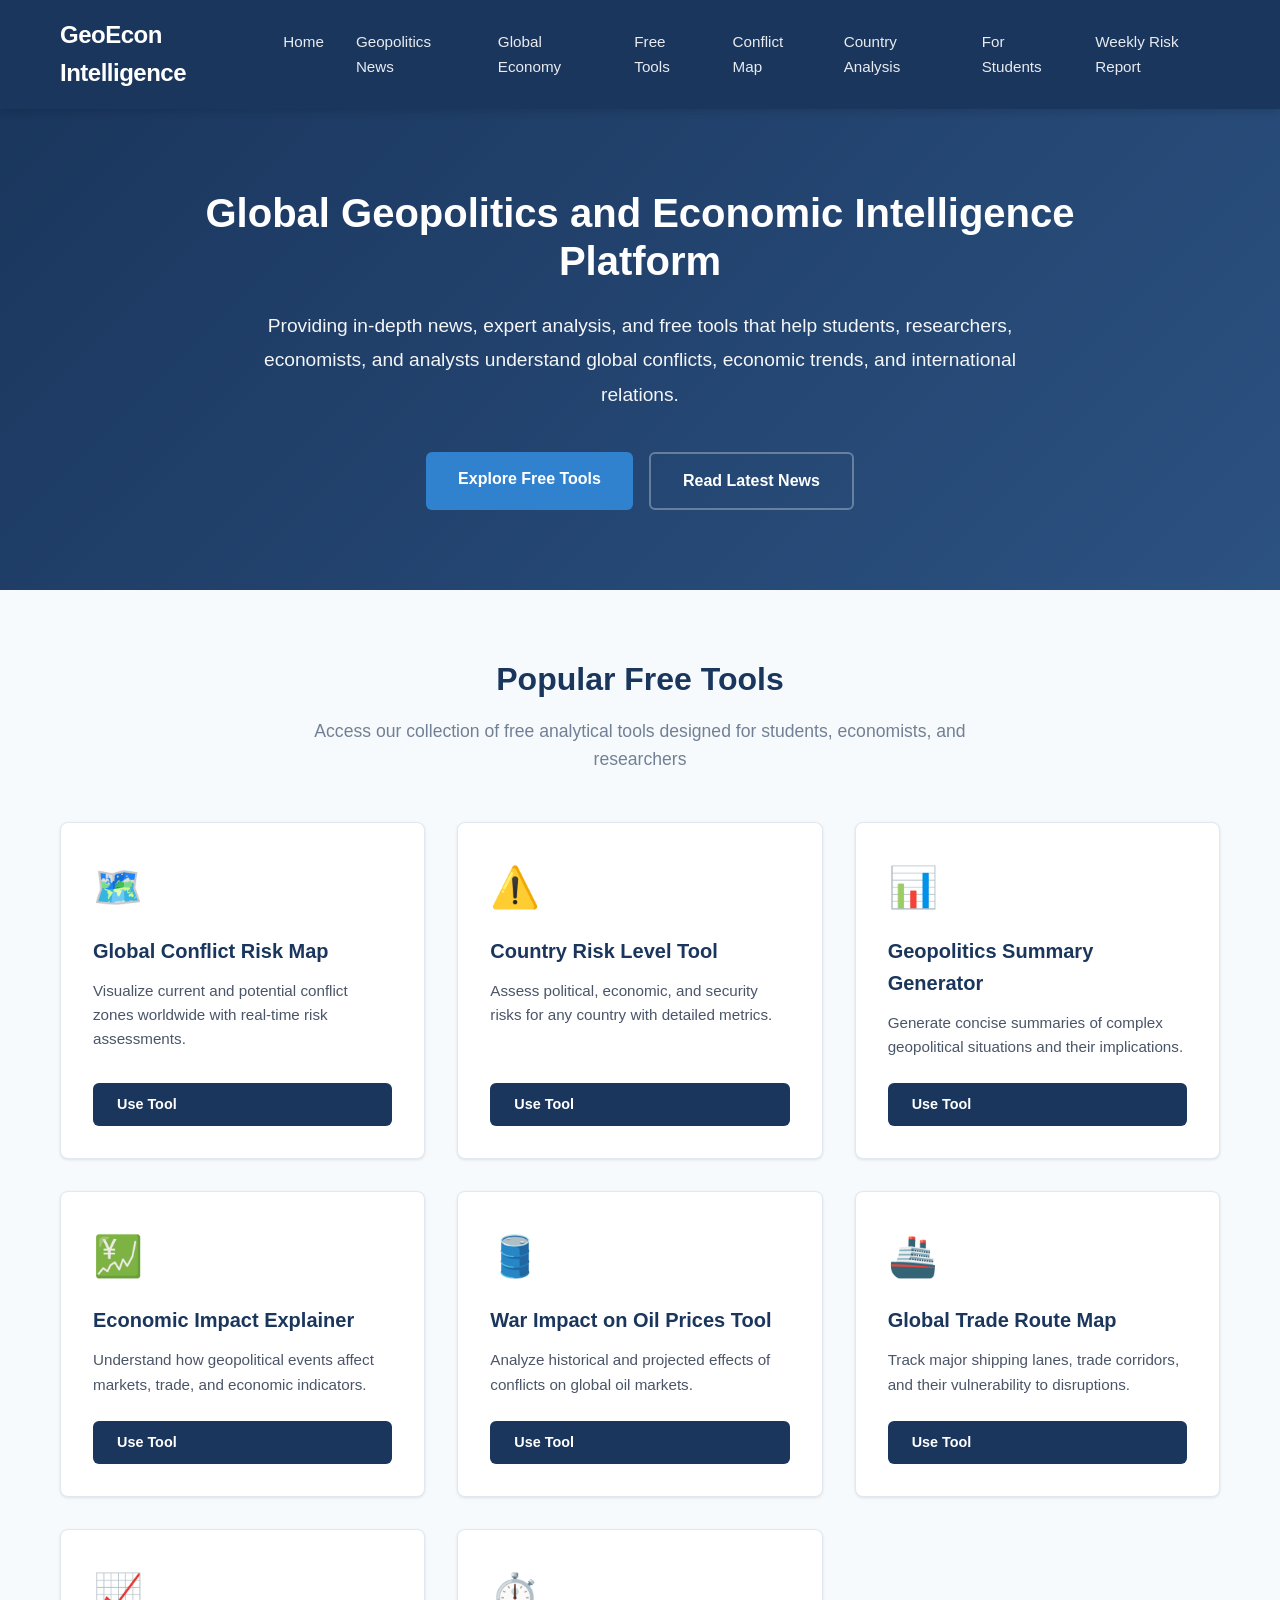
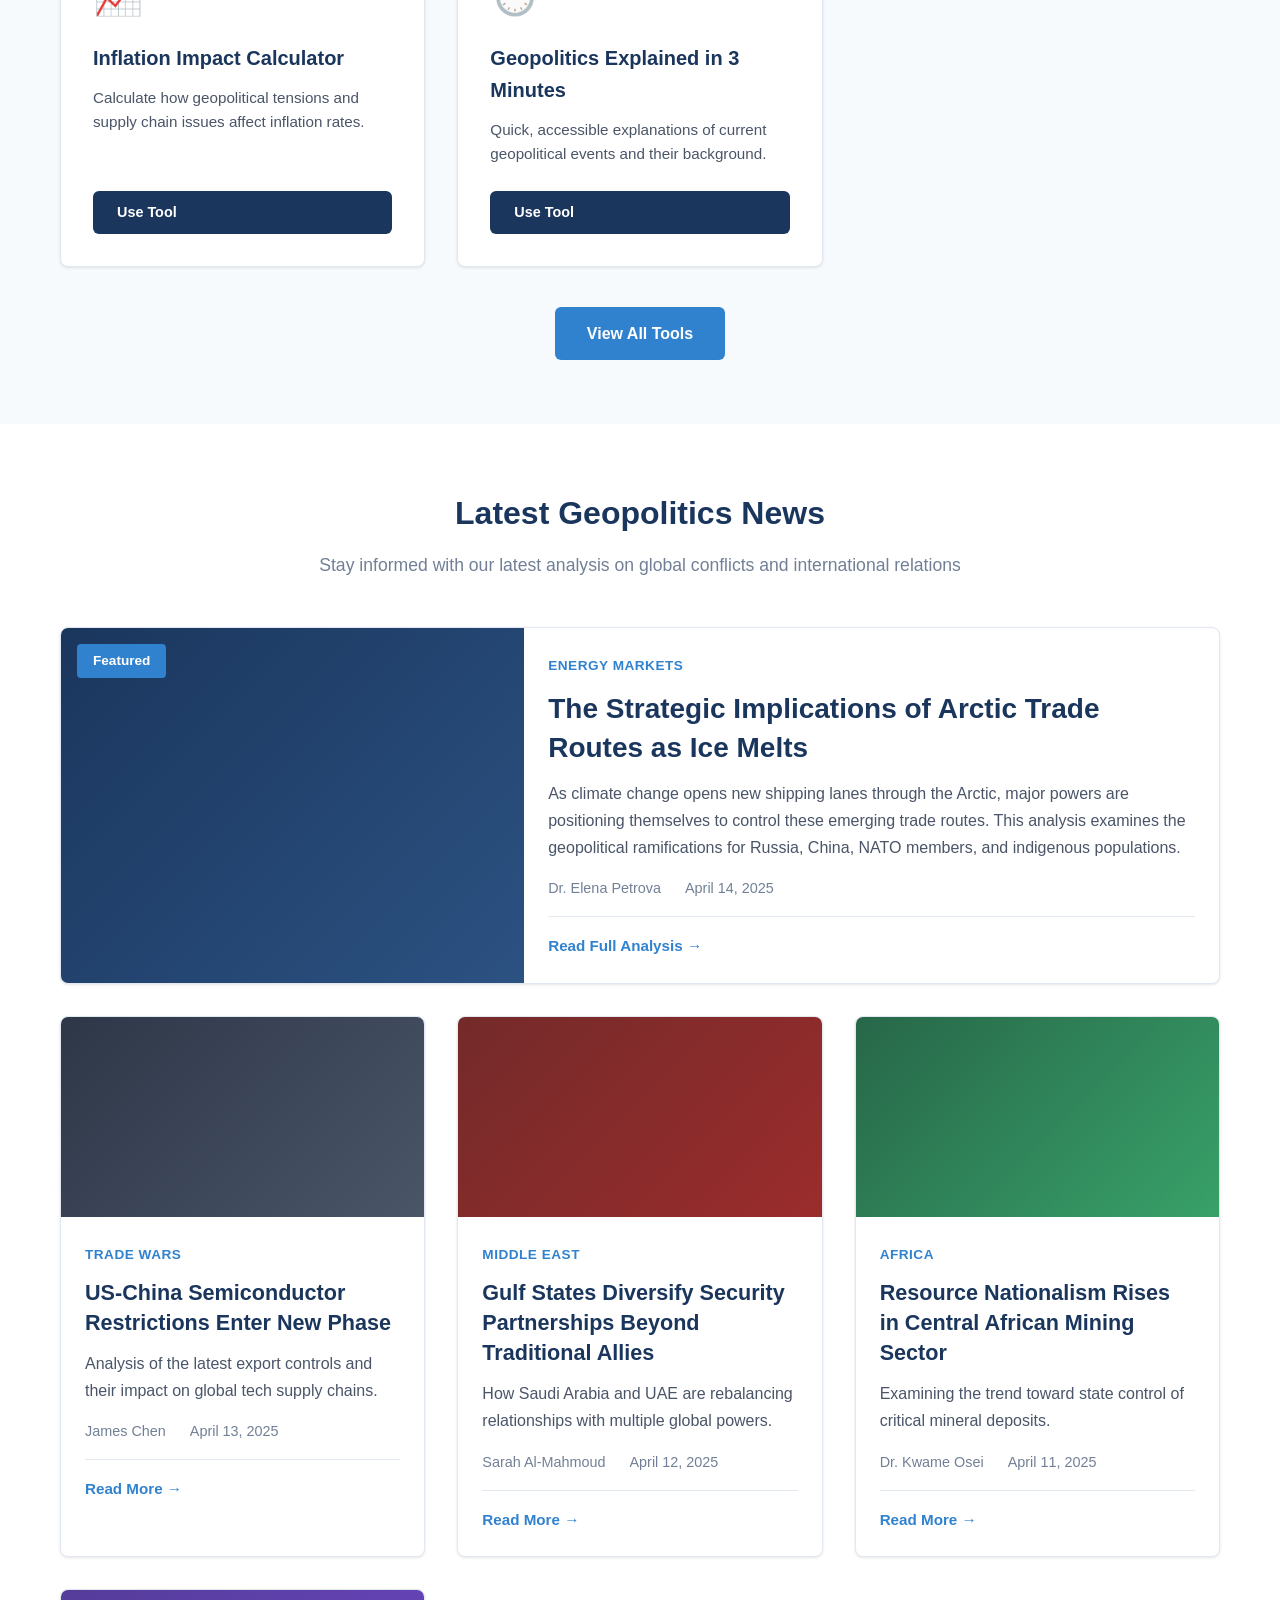
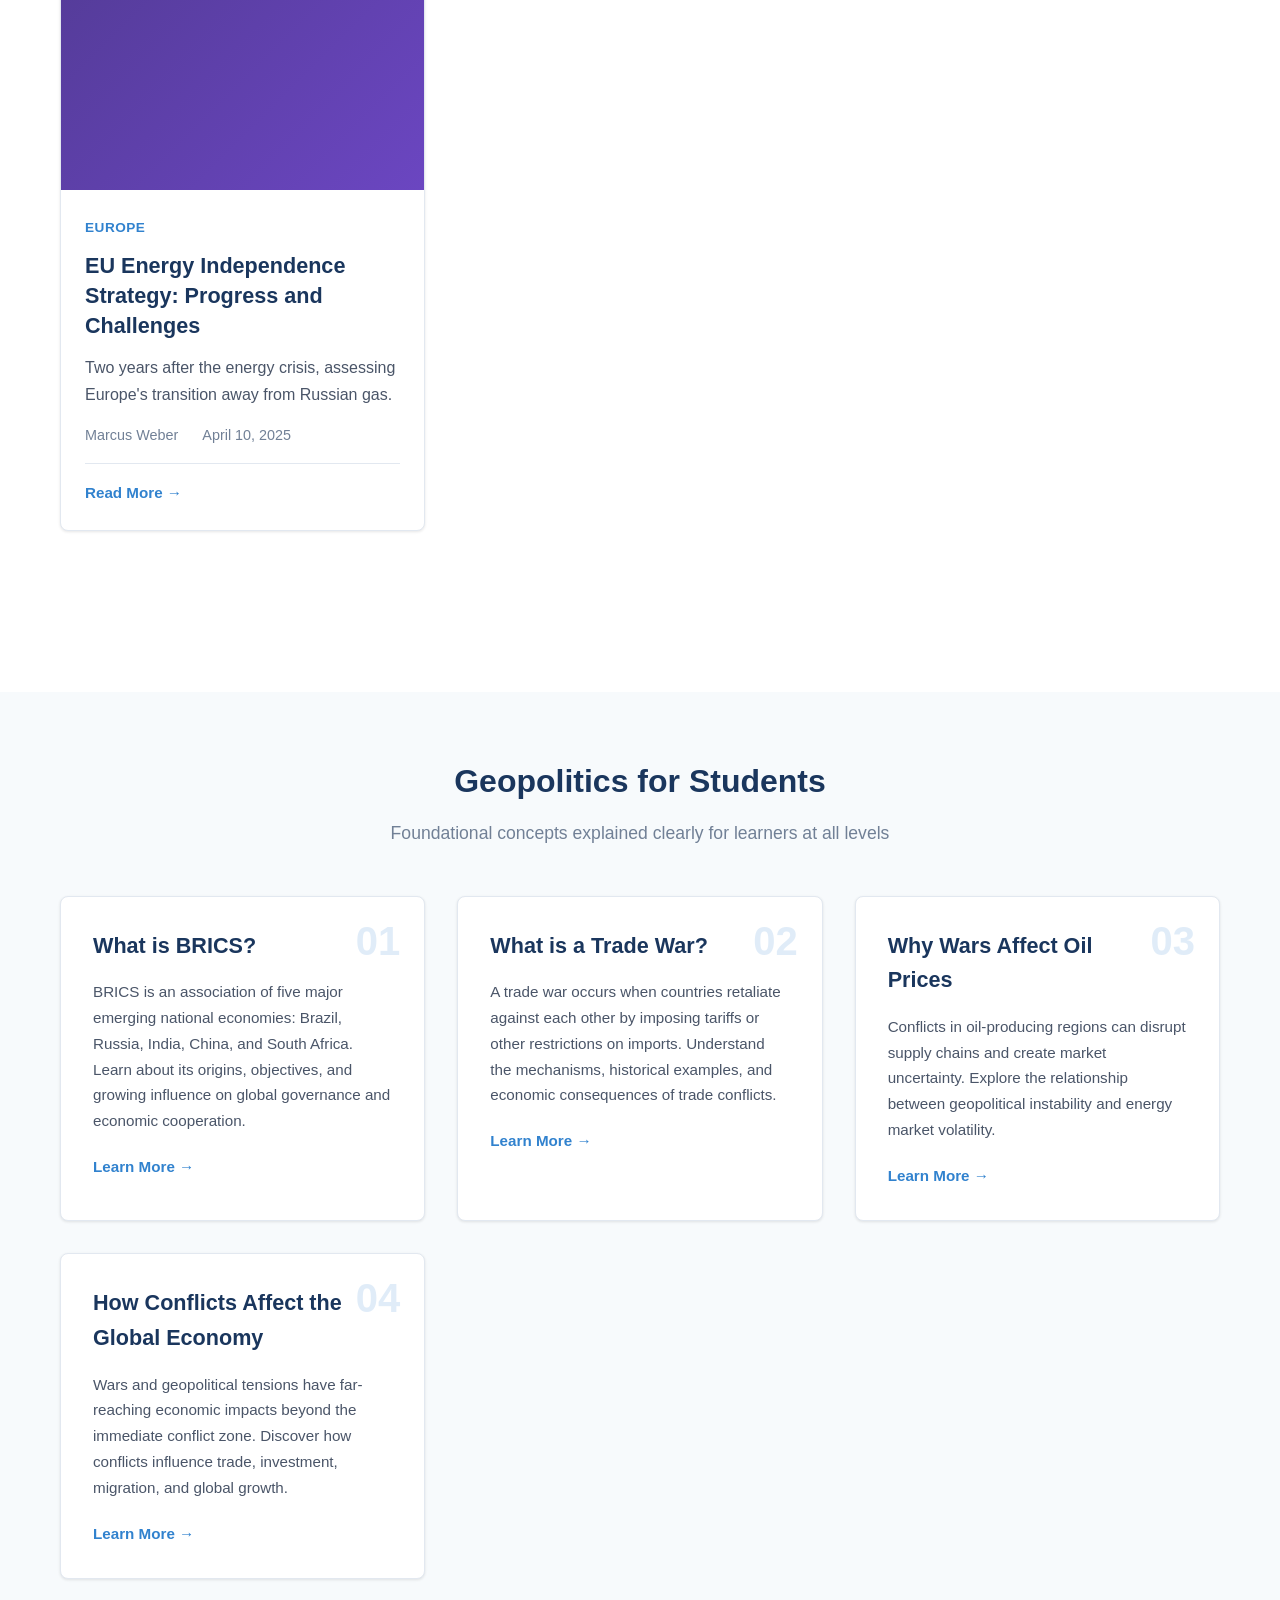
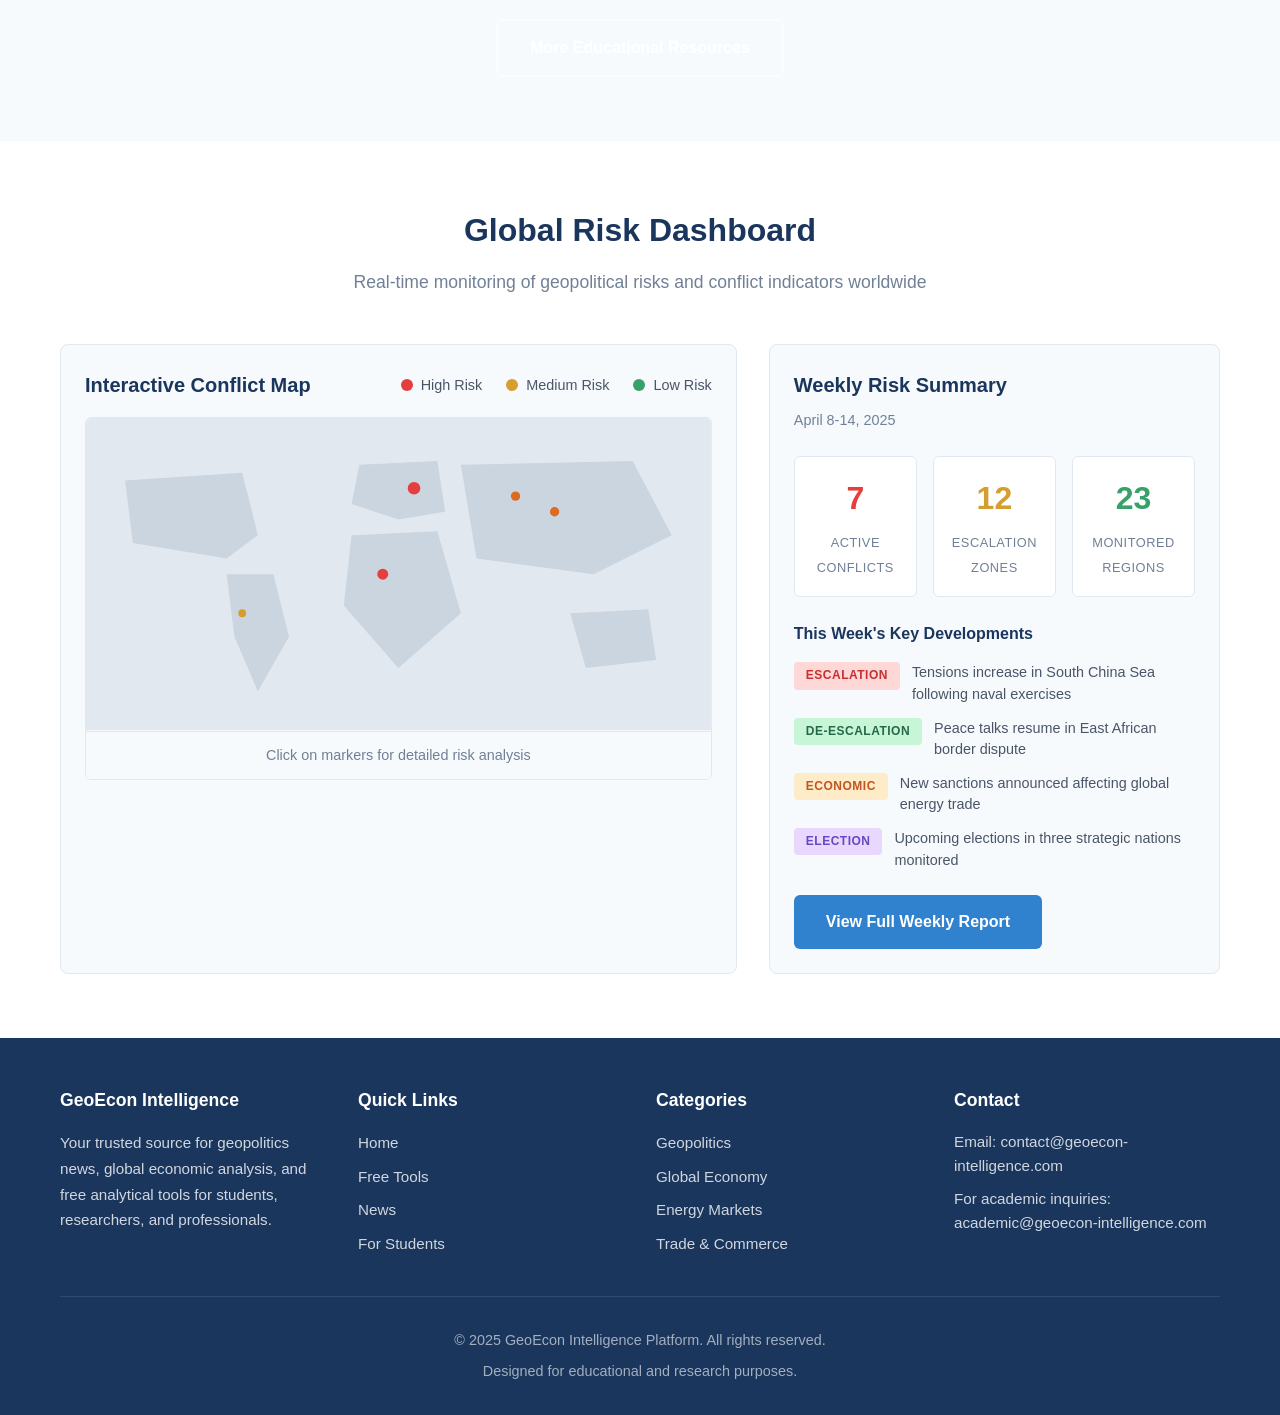
<file: index.html>
<!DOCTYPE html>
<html lang="en">
<head>
    <meta charset="UTF-8">
    <meta name="viewport" content="width=device-width, initial-scale=1.0">
    <title>Global Geopolitics and Economic Intelligence Platform</title>
    <link rel="stylesheet" href="styles.css">
</head>
<body>
    <!-- Navigation -->
    <nav class="navbar">
        <div class="container nav-container">
            <a href="index.html" class="logo">GeoEcon Intelligence</a>
            <button class="nav-toggle" id="navToggle" aria-label="Toggle navigation">
                <span></span>
                <span></span>
                <span></span>
            </button>
            <ul class="nav-menu" id="navMenu">
                <li><a href="index.html" class="active">Home</a></li>
                <li><a href="#news">Geopolitics News</a></li>
                <li><a href="#economy">Global Economy</a></li>
                <li><a href="tools.html">Free Tools</a></li>
                <li><a href="#conflict-map">Conflict Map</a></li>
                <li><a href="#country-analysis">Country Analysis</a></li>
                <li><a href="#students">For Students</a></li>
                <li><a href="#risk-report">Weekly Risk Report</a></li>
            </ul>
        </div>
    </nav>

    <!-- Hero Section -->
    <header class="hero">
        <div class="container">
            <h1>Global Geopolitics and Economic Intelligence Platform</h1>
            <p class="hero-description">
                Providing in-depth news, expert analysis, and free tools that help students, researchers, 
                economists, and analysts understand global conflicts, economic trends, and international relations.
            </p>
            <div class="hero-buttons">
                <a href="tools.html" class="btn btn-primary">Explore Free Tools</a>
                <a href="#news" class="btn btn-secondary">Read Latest News</a>
            </div>
        </div>
    </header>

    <!-- Popular Free Tools Section -->
    <section class="tools-section" id="popular-tools">
        <div class="container">
            <h2 class="section-title">Popular Free Tools</h2>
            <p class="section-subtitle">Access our collection of free analytical tools designed for students, economists, and researchers</p>
            <div class="tools-grid">
                <div class="tool-card">
                    <div class="tool-icon">🗺️</div>
                    <h3>Global Conflict Risk Map</h3>
                    <p>Visualize current and potential conflict zones worldwide with real-time risk assessments.</p>
                    <a href="tools.html#conflict-map" class="btn btn-tool">Use Tool</a>
                </div>
                <div class="tool-card">
                    <div class="tool-icon">⚠️</div>
                    <h3>Country Risk Level Tool</h3>
                    <p>Assess political, economic, and security risks for any country with detailed metrics.</p>
                    <a href="tools.html#country-risk" class="btn btn-tool">Use Tool</a>
                </div>
                <div class="tool-card">
                    <div class="tool-icon">📊</div>
                    <h3>Geopolitics Summary Generator</h3>
                    <p>Generate concise summaries of complex geopolitical situations and their implications.</p>
                    <a href="tools.html#summary-generator" class="btn btn-tool">Use Tool</a>
                </div>
                <div class="tool-card">
                    <div class="tool-icon">💹</div>
                    <h3>Economic Impact Explainer</h3>
                    <p>Understand how geopolitical events affect markets, trade, and economic indicators.</p>
                    <a href="tools.html#economic-impact" class="btn btn-tool">Use Tool</a>
                </div>
                <div class="tool-card">
                    <div class="tool-icon">🛢️</div>
                    <h3>War Impact on Oil Prices Tool</h3>
                    <p>Analyze historical and projected effects of conflicts on global oil markets.</p>
                    <a href="tools.html#oil-prices" class="btn btn-tool">Use Tool</a>
                </div>
                <div class="tool-card">
                    <div class="tool-icon">🚢</div>
                    <h3>Global Trade Route Map</h3>
                    <p>Track major shipping lanes, trade corridors, and their vulnerability to disruptions.</p>
                    <a href="tools.html#trade-routes" class="btn btn-tool">Use Tool</a>
                </div>
                <div class="tool-card">
                    <div class="tool-icon">📈</div>
                    <h3>Inflation Impact Calculator</h3>
                    <p>Calculate how geopolitical tensions and supply chain issues affect inflation rates.</p>
                    <a href="tools.html#inflation-calc" class="btn btn-tool">Use Tool</a>
                </div>
                <div class="tool-card">
                    <div class="tool-icon">⏱️</div>
                    <h3>Geopolitics Explained in 3 Minutes</h3>
                    <p>Quick, accessible explanations of current geopolitical events and their background.</p>
                    <a href="tools.html#quick-explain" class="btn btn-tool">Use Tool</a>
                </div>
            </div>
            <div class="tools-cta">
                <a href="tools.html" class="btn btn-primary">View All Tools</a>
            </div>
        </div>
    </section>

    <!-- Latest Geopolitics News Section -->
    <section class="news-section" id="news">
        <div class="container">
            <h2 class="section-title">Latest Geopolitics News</h2>
            <p class="section-subtitle">Stay informed with our latest analysis on global conflicts and international relations</p>
            
            <div class="news-grid">
                <!-- Featured Article -->
                <article class="news-article featured">
                    <div class="article-image" style="background: linear-gradient(135deg, #1a365d 0%, #2c5282 100%);">
                        <span class="featured-badge">Featured</span>
                    </div>
                    <div class="article-content">
                        <span class="article-category">Energy Markets</span>
                        <h3>The Strategic Implications of Arctic Trade Routes as Ice Melts</h3>
                        <p class="article-excerpt">
                            As climate change opens new shipping lanes through the Arctic, major powers are positioning themselves 
                            to control these emerging trade routes. This analysis examines the geopolitical ramifications for Russia, 
                            China, NATO members, and indigenous populations.
                        </p>
                        <div class="article-meta">
                            <span class="author">Dr. Elena Petrova</span>
                            <span class="date">April 14, 2025</span>
                        </div>
                        <a href="#" class="read-more">Read Full Analysis →</a>
                    </div>
                </article>

                <!-- Regular Articles -->
                <article class="news-article">
                    <div class="article-image" style="background: linear-gradient(135deg, #2d3748 0%, #4a5568 100%);"></div>
                    <div class="article-content">
                        <span class="article-category">Trade Wars</span>
                        <h3>US-China Semiconductor Restrictions Enter New Phase</h3>
                        <p class="article-excerpt">Analysis of the latest export controls and their impact on global tech supply chains.</p>
                        <div class="article-meta">
                            <span class="author">James Chen</span>
                            <span class="date">April 13, 2025</span>
                        </div>
                        <a href="#" class="read-more">Read More →</a>
                    </div>
                </article>

                <article class="news-article">
                    <div class="article-image" style="background: linear-gradient(135deg, #742a2a 0%, #9b2c2c 100%);"></div>
                    <div class="article-content">
                        <span class="article-category">Middle East</span>
                        <h3>Gulf States Diversify Security Partnerships Beyond Traditional Allies</h3>
                        <p class="article-excerpt">How Saudi Arabia and UAE are rebalancing relationships with multiple global powers.</p>
                        <div class="article-meta">
                            <span class="author">Sarah Al-Mahmoud</span>
                            <span class="date">April 12, 2025</span>
                        </div>
                        <a href="#" class="read-more">Read More →</a>
                    </div>
                </article>

                <article class="news-article">
                    <div class="article-image" style="background: linear-gradient(135deg, #276749 0%, #38a169 100%);"></div>
                    <div class="article-content">
                        <span class="article-category">Africa</span>
                        <h3>Resource Nationalism Rises in Central African Mining Sector</h3>
                        <p class="article-excerpt">Examining the trend toward state control of critical mineral deposits.</p>
                        <div class="article-meta">
                            <span class="author">Dr. Kwame Osei</span>
                            <span class="date">April 11, 2025</span>
                        </div>
                        <a href="#" class="read-more">Read More →</a>
                    </div>
                </article>

                <article class="news-article">
                    <div class="article-image" style="background: linear-gradient(135deg, #553c9a 0%, #6b46c1 100%);"></div>
                    <div class="article-content">
                        <span class="article-category">Europe</span>
                        <h3>EU Energy Independence Strategy: Progress and Challenges</h3>
                        <p class="article-excerpt">Two years after the energy crisis, assessing Europe's transition away from Russian gas.</p>
                        <div class="article-meta">
                            <span class="author">Marcus Weber</span>
                            <span class="date">April 10, 2025</span>
                        </div>
                        <a href="#" class="read-more">Read More →</a>
                    </div>
                </article>
            </div>
            <div class="news-cta">
                <a href="#" class="btn btn-secondary">View All News</a>
            </div>
        </div>
    </section>

    <!-- Geopolitics for Students Section -->
    <section class="students-section" id="students">
        <div class="container">
            <h2 class="section-title">Geopolitics for Students</h2>
            <p class="section-subtitle">Foundational concepts explained clearly for learners at all levels</p>
            
            <div class="students-grid">
                <article class="student-article">
                    <div class="article-number">01</div>
                    <h3>What is BRICS?</h3>
                    <p>
                        BRICS is an association of five major emerging national economies: Brazil, Russia, India, China, 
                        and South Africa. Learn about its origins, objectives, and growing influence on global governance 
                        and economic cooperation.
                    </p>
                    <a href="#" class="read-more">Learn More →</a>
                </article>

                <article class="student-article">
                    <div class="article-number">02</div>
                    <h3>What is a Trade War?</h3>
                    <p>
                        A trade war occurs when countries retaliate against each other by imposing tariffs or other 
                        restrictions on imports. Understand the mechanisms, historical examples, and economic consequences 
                        of trade conflicts.
                    </p>
                    <a href="#" class="read-more">Learn More →</a>
                </article>

                <article class="student-article">
                    <div class="article-number">03</div>
                    <h3>Why Wars Affect Oil Prices</h3>
                    <p>
                        Conflicts in oil-producing regions can disrupt supply chains and create market uncertainty. 
                        Explore the relationship between geopolitical instability and energy market volatility.
                    </p>
                    <a href="#" class="read-more">Learn More →</a>
                </article>

                <article class="student-article">
                    <div class="article-number">04</div>
                    <h3>How Conflicts Affect the Global Economy</h3>
                    <p>
                        Wars and geopolitical tensions have far-reaching economic impacts beyond the immediate conflict zone. 
                        Discover how conflicts influence trade, investment, migration, and global growth.
                    </p>
                    <a href="#" class="read-more">Learn More →</a>
                </article>
            </div>
            <div class="students-cta">
                <a href="#" class="btn btn-secondary">More Educational Resources</a>
            </div>
        </div>
    </section>

    <!-- Global Risk Dashboard Section -->
    <section class="dashboard-section" id="conflict-map">
        <div class="container">
            <h2 class="section-title">Global Risk Dashboard</h2>
            <p class="section-subtitle">Real-time monitoring of geopolitical risks and conflict indicators worldwide</p>
            
            <div class="dashboard-grid">
                <!-- Interactive Map Area -->
                <div class="map-container">
                    <div class="map-header">
                        <h3>Interactive Conflict Map</h3>
                        <div class="map-legend">
                            <span class="legend-item"><span class="legend-dot high"></span> High Risk</span>
                            <span class="legend-item"><span class="legend-dot medium"></span> Medium Risk</span>
                            <span class="legend-item"><span class="legend-dot low"></span> Low Risk</span>
                        </div>
                    </div>
                    <div class="map-placeholder">
                        <svg viewBox="0 0 800 400" class="world-map">
                            <!-- Simplified world map representation -->
                            <rect fill="#e2e8f0" width="800" height="400"/>
                            <!-- North America -->
                            <path d="M 50 80 L 200 70 L 220 150 L 180 180 L 60 160 Z" fill="#cbd5e0"/>
                            <!-- South America -->
                            <path d="M 180 200 L 240 200 L 260 280 L 220 350 L 190 280 Z" fill="#cbd5e0"/>
                            <!-- Europe -->
                            <path d="M 350 60 L 450 55 L 460 120 L 400 130 L 340 110 Z" fill="#cbd5e0"/>
                            <!-- Africa -->
                            <path d="M 340 150 L 450 145 L 480 250 L 400 320 L 330 240 Z" fill="#cbd5e0"/>
                            <!-- Asia -->
                            <path d="M 480 60 L 700 55 L 750 150 L 650 200 L 500 180 Z" fill="#cbd5e0"/>
                            <!-- Australia -->
                            <path d="M 620 250 L 720 245 L 730 310 L 640 320 Z" fill="#cbd5e0"/>
                            
                            <!-- Risk markers -->
                            <circle cx="420" cy="90" r="8" fill="#e53e3e" class="risk-marker"/>
                            <circle cx="550" cy="100" r="6" fill="#dd6b20" class="risk-marker"/>
                            <circle cx="380" cy="200" r="7" fill="#e53e3e" class="risk-marker"/>
                            <circle cx="200" cy="250" r="5" fill="#d69e2e" class="risk-marker"/>
                            <circle cx="600" cy="120" r="6" fill="#dd6b20" class="risk-marker"/>
                        </svg>
                        <p class="map-note">Click on markers for detailed risk analysis</p>
                    </div>
                </div>

                <!-- Weekly Risk Summary -->
                <div class="risk-summary">
                    <h3>Weekly Risk Summary</h3>
                    <p class="summary-period">April 8-14, 2025</p>
                    
                    <div class="risk-metrics">
                        <div class="metric">
                            <span class="metric-value high">7</span>
                            <span class="metric-label">Active Conflicts</span>
                        </div>
                        <div class="metric">
                            <span class="metric-value medium">12</span>
                            <span class="metric-label">Escalation Zones</span>
                        </div>
                        <div class="metric">
                            <span class="metric-value low">23</span>
                            <span class="metric-label">Monitored Regions</span>
                        </div>
                    </div>

                    <div class="risk-updates">
                        <h4>This Week's Key Developments</h4>
                        <ul>
                            <li>
                                <span class="update-type escalation">Escalation</span>
                                <p>Tensions increase in South China Sea following naval exercises</p>
                            </li>
                            <li>
                                <span class="update-type de-escalation">De-escalation</span>
                                <p>Peace talks resume in East African border dispute</p>
                            </li>
                            <li>
                                <span class="update-type economic">Economic</span>
                                <p>New sanctions announced affecting global energy trade</p>
                            </li>
                            <li>
                                <span class="update-type election">Election</span>
                                <p>Upcoming elections in three strategic nations monitored</p>
                            </li>
                        </ul>
                    </div>

                    <a href="#risk-report" class="btn btn-primary">View Full Weekly Report</a>
                </div>
            </div>
        </div>
    </section>

    <!-- Footer -->
    <footer class="footer">
        <div class="container">
            <div class="footer-grid">
                <div class="footer-about">
                    <h4>GeoEcon Intelligence</h4>
                    <p>
                        Your trusted source for geopolitics news, global economic analysis, 
                        and free analytical tools for students, researchers, and professionals.
                    </p>
                </div>
                <div class="footer-links">
                    <h4>Quick Links</h4>
                    <ul>
                        <li><a href="index.html">Home</a></li>
                        <li><a href="tools.html">Free Tools</a></li>
                        <li><a href="#news">News</a></li>
                        <li><a href="#students">For Students</a></li>
                    </ul>
                </div>
                <div class="footer-links">
                    <h4>Categories</h4>
                    <ul>
                        <li><a href="#">Geopolitics</a></li>
                        <li><a href="#">Global Economy</a></li>
                        <li><a href="#">Energy Markets</a></li>
                        <li><a href="#">Trade & Commerce</a></li>
                    </ul>
                </div>
                <div class="footer-contact">
                    <h4>Contact</h4>
                    <p>Email: contact@geoecon-intelligence.com</p>
                    <p>For academic inquiries: academic@geoecon-intelligence.com</p>
                </div>
            </div>
            <div class="footer-bottom">
                <p>&copy; 2025 GeoEcon Intelligence Platform. All rights reserved.</p>
                <p>Designed for educational and research purposes.</p>
            </div>
        </div>
    </footer>

    <script src="script.js"></script>
</body>
</html>
</file>
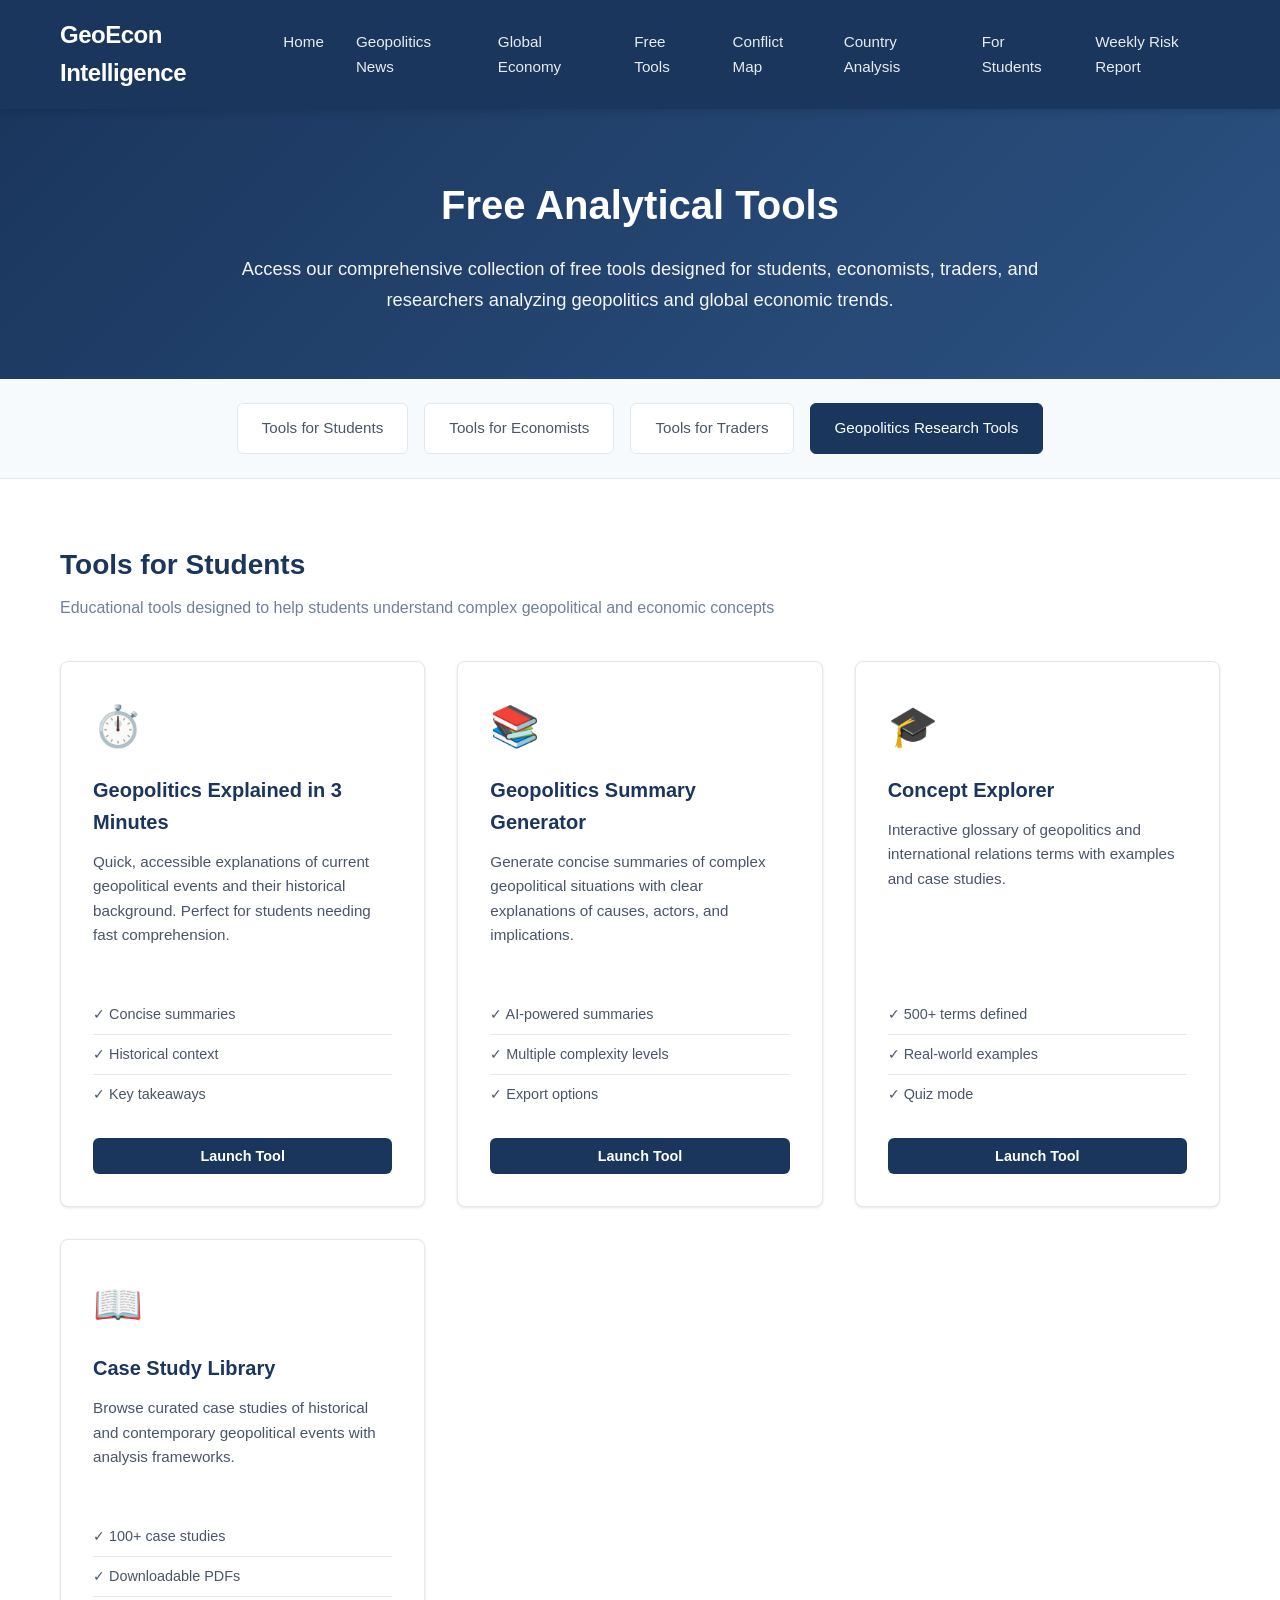
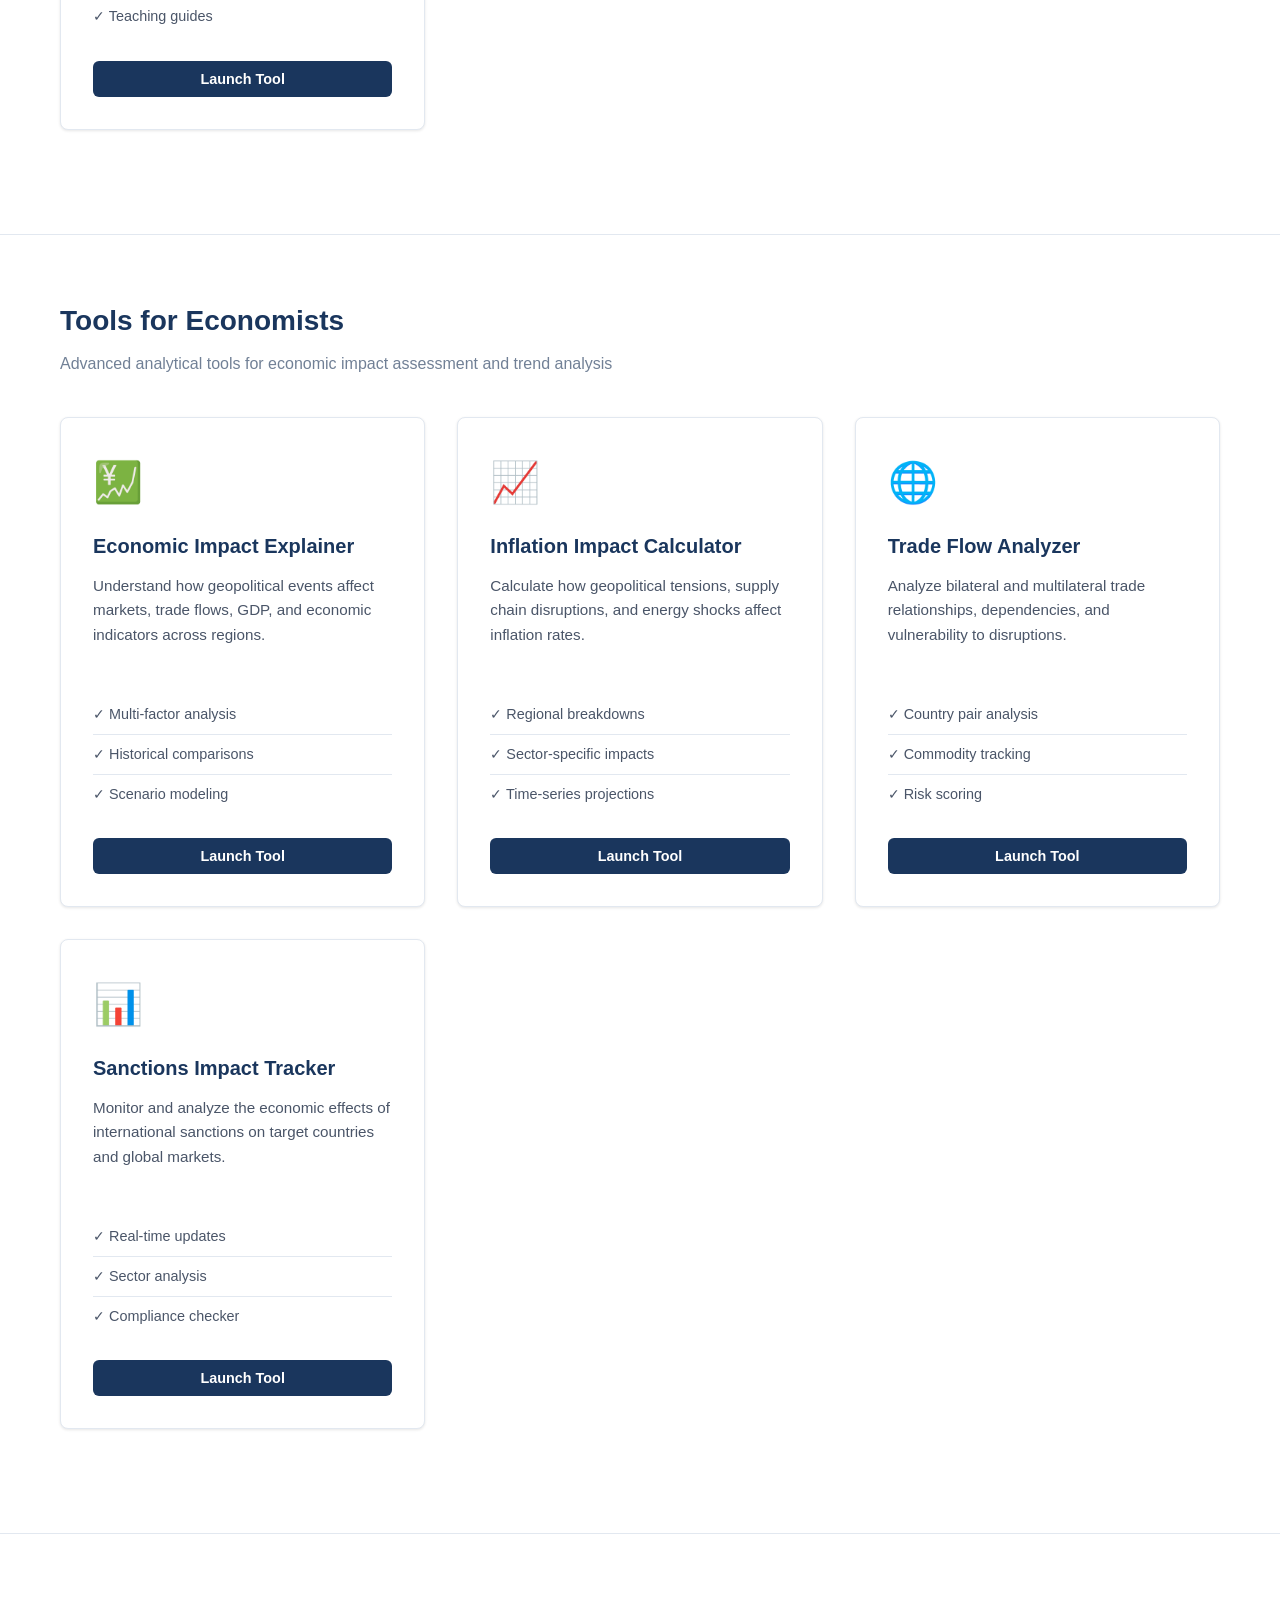
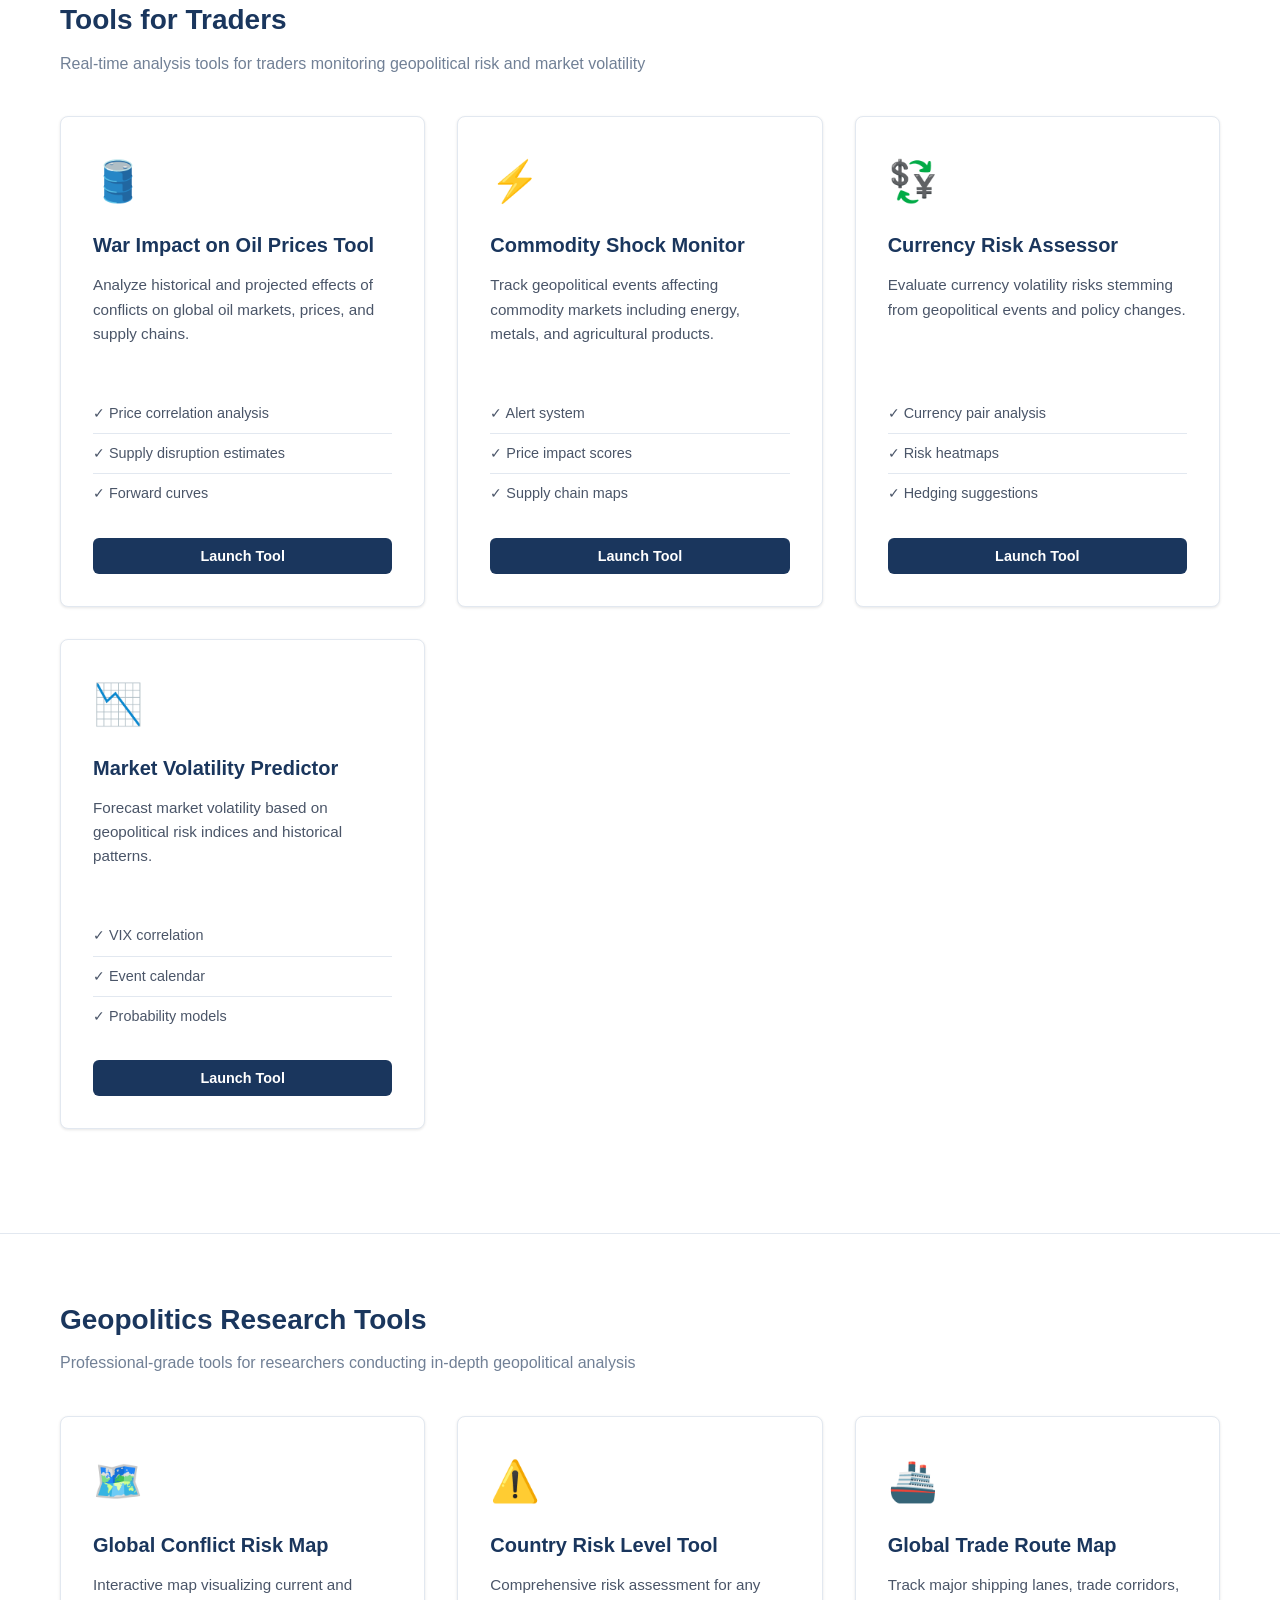
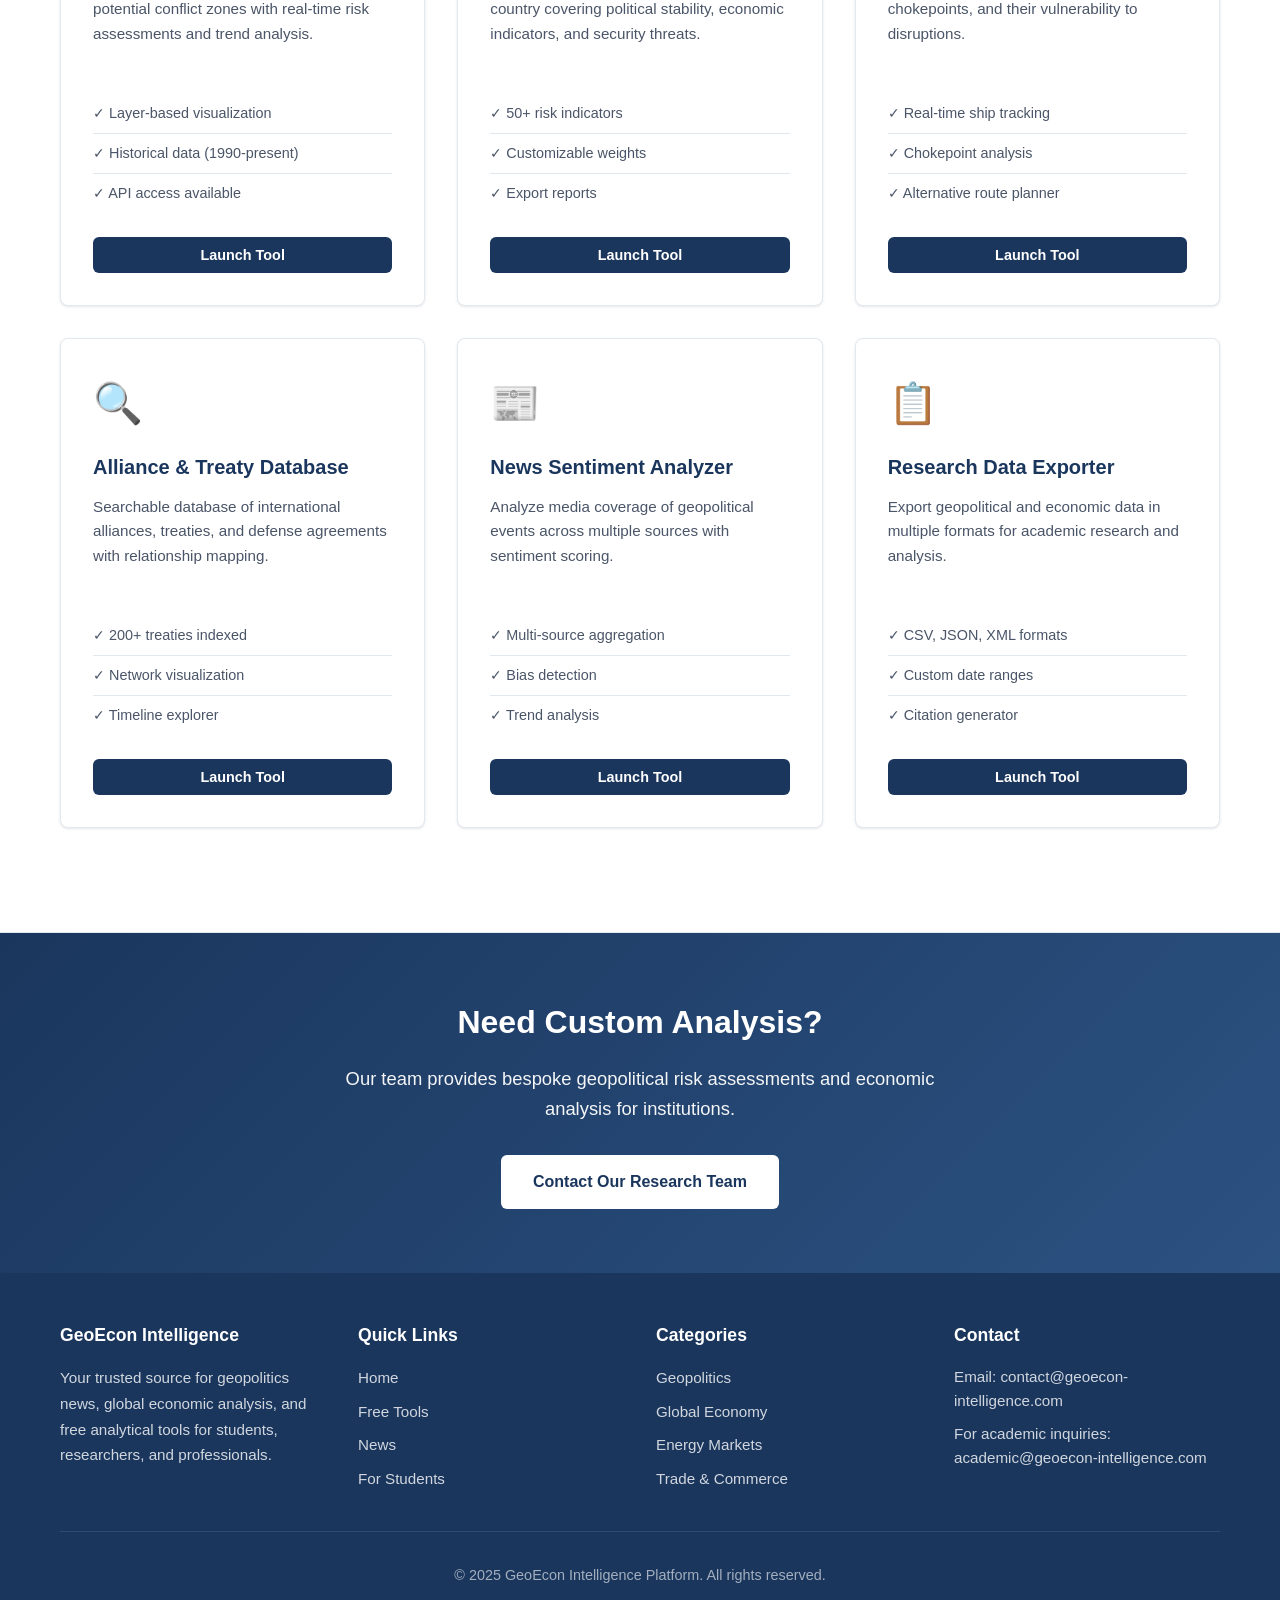
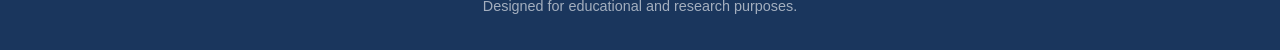
<file: tools.html>
<!DOCTYPE html>
<html lang="en">
<head>
    <meta charset="UTF-8">
    <meta name="viewport" content="width=device-width, initial-scale=1.0">
    <title>Free Tools - GeoEcon Intelligence Platform</title>
    <link rel="stylesheet" href="styles.css">
    <link rel="stylesheet" href="tools-styles.css">
</head>
<body>
    <!-- Navigation -->
    <nav class="navbar">
        <div class="container nav-container">
            <a href="index.html" class="logo">GeoEcon Intelligence</a>
            <button class="nav-toggle" id="navToggle" aria-label="Toggle navigation">
                <span></span>
                <span></span>
                <span></span>
            </button>
            <ul class="nav-menu" id="navMenu">
                <li><a href="index.html">Home</a></li>
                <li><a href="index.html#news">Geopolitics News</a></li>
                <li><a href="index.html#economy">Global Economy</a></li>
                <li><a href="tools.html" class="active">Free Tools</a></li>
                <li><a href="index.html#conflict-map">Conflict Map</a></li>
                <li><a href="index.html#country-analysis">Country Analysis</a></li>
                <li><a href="index.html#students">For Students</a></li>
                <li><a href="index.html#risk-report">Weekly Risk Report</a></li>
            </ul>
        </div>
    </nav>

    <!-- Page Header -->
    <header class="page-header">
        <div class="container">
            <h1>Free Analytical Tools</h1>
            <p class="page-description">
                Access our comprehensive collection of free tools designed for students, economists, traders, 
                and researchers analyzing geopolitics and global economic trends.
            </p>
        </div>
    </header>

    <!-- Tools Categories Navigation -->
    <section class="categories-nav">
        <div class="container">
            <div class="category-tabs">
                <a href="#students-tools" class="category-tab active">Tools for Students</a>
                <a href="#economists-tools" class="category-tab">Tools for Economists</a>
                <a href="#traders-tools" class="category-tab">Tools for Traders</a>
                <a href="#research-tools" class="category-tab">Geopolitics Research Tools</a>
            </div>
        </div>
    </section>

    <!-- Tools for Students -->
    <section class="tools-category" id="students-tools">
        <div class="container">
            <h2 class="category-title">Tools for Students</h2>
            <p class="category-description">Educational tools designed to help students understand complex geopolitical and economic concepts</p>
            
            <div class="tools-grid">
                <div class="tool-card detailed">
                    <div class="tool-icon">⏱️</div>
                    <h3>Geopolitics Explained in 3 Minutes</h3>
                    <p>Quick, accessible explanations of current geopolitical events and their historical background. Perfect for students needing fast comprehension.</p>
                    <ul class="tool-features">
                        <li>✓ Concise summaries</li>
                        <li>✓ Historical context</li>
                        <li>✓ Key takeaways</li>
                    </ul>
                    <button class="btn btn-tool" onclick="openTool('quick-explain')">Launch Tool</button>
                </div>

                <div class="tool-card detailed">
                    <div class="tool-icon">📚</div>
                    <h3>Geopolitics Summary Generator</h3>
                    <p>Generate concise summaries of complex geopolitical situations with clear explanations of causes, actors, and implications.</p>
                    <ul class="tool-features">
                        <li>✓ AI-powered summaries</li>
                        <li>✓ Multiple complexity levels</li>
                        <li>✓ Export options</li>
                    </ul>
                    <button class="btn btn-tool" onclick="openTool('summary-generator')">Launch Tool</button>
                </div>

                <div class="tool-card detailed">
                    <div class="tool-icon">🎓</div>
                    <h3>Concept Explorer</h3>
                    <p>Interactive glossary of geopolitics and international relations terms with examples and case studies.</p>
                    <ul class="tool-features">
                        <li>✓ 500+ terms defined</li>
                        <li>✓ Real-world examples</li>
                        <li>✓ Quiz mode</li>
                    </ul>
                    <button class="btn btn-tool" onclick="openTool('concept-explorer')">Launch Tool</button>
                </div>

                <div class="tool-card detailed">
                    <div class="tool-icon">📖</div>
                    <h3>Case Study Library</h3>
                    <p>Browse curated case studies of historical and contemporary geopolitical events with analysis frameworks.</p>
                    <ul class="tool-features">
                        <li>✓ 100+ case studies</li>
                        <li>✓ Downloadable PDFs</li>
                        <li>✓ Teaching guides</li>
                    </ul>
                    <button class="btn btn-tool" onclick="openTool('case-studies')">Launch Tool</button>
                </div>
            </div>
        </div>
    </section>

    <!-- Tools for Economists -->
    <section class="tools-category" id="economists-tools">
        <div class="container">
            <h2 class="category-title">Tools for Economists</h2>
            <p class="category-description">Advanced analytical tools for economic impact assessment and trend analysis</p>
            
            <div class="tools-grid">
                <div class="tool-card detailed">
                    <div class="tool-icon">💹</div>
                    <h3>Economic Impact Explainer</h3>
                    <p>Understand how geopolitical events affect markets, trade flows, GDP, and economic indicators across regions.</p>
                    <ul class="tool-features">
                        <li>✓ Multi-factor analysis</li>
                        <li>✓ Historical comparisons</li>
                        <li>✓ Scenario modeling</li>
                    </ul>
                    <button class="btn btn-tool" onclick="openTool('economic-impact')">Launch Tool</button>
                </div>

                <div class="tool-card detailed">
                    <div class="tool-icon">📈</div>
                    <h3>Inflation Impact Calculator</h3>
                    <p>Calculate how geopolitical tensions, supply chain disruptions, and energy shocks affect inflation rates.</p>
                    <ul class="tool-features">
                        <li>✓ Regional breakdowns</li>
                        <li>✓ Sector-specific impacts</li>
                        <li>✓ Time-series projections</li>
                    </ul>
                    <button class="btn btn-tool" onclick="openTool('inflation-calc')">Launch Tool</button>
                </div>

                <div class="tool-card detailed">
                    <div class="tool-icon">🌐</div>
                    <h3>Trade Flow Analyzer</h3>
                    <p>Analyze bilateral and multilateral trade relationships, dependencies, and vulnerability to disruptions.</p>
                    <ul class="tool-features">
                        <li>✓ Country pair analysis</li>
                        <li>✓ Commodity tracking</li>
                        <li>✓ Risk scoring</li>
                    </ul>
                    <button class="btn btn-tool" onclick="openTool('trade-flow')">Launch Tool</button>
                </div>

                <div class="tool-card detailed">
                    <div class="tool-icon">📊</div>
                    <h3>Sanctions Impact Tracker</h3>
                    <p>Monitor and analyze the economic effects of international sanctions on target countries and global markets.</p>
                    <ul class="tool-features">
                        <li>✓ Real-time updates</li>
                        <li>✓ Sector analysis</li>
                        <li>✓ Compliance checker</li>
                    </ul>
                    <button class="btn btn-tool" onclick="openTool('sanctions-tracker')">Launch Tool</button>
                </div>
            </div>
        </div>
    </section>

    <!-- Tools for Traders -->
    <section class="tools-category" id="traders-tools">
        <div class="container">
            <h2 class="category-title">Tools for Traders</h2>
            <p class="category-description">Real-time analysis tools for traders monitoring geopolitical risk and market volatility</p>
            
            <div class="tools-grid">
                <div class="tool-card detailed">
                    <div class="tool-icon">🛢️</div>
                    <h3>War Impact on Oil Prices Tool</h3>
                    <p>Analyze historical and projected effects of conflicts on global oil markets, prices, and supply chains.</p>
                    <ul class="tool-features">
                        <li>✓ Price correlation analysis</li>
                        <li>✓ Supply disruption estimates</li>
                        <li>✓ Forward curves</li>
                    </ul>
                    <button class="btn btn-tool" onclick="openTool('oil-prices')">Launch Tool</button>
                </div>

                <div class="tool-card detailed">
                    <div class="tool-icon">⚡</div>
                    <h3>Commodity Shock Monitor</h3>
                    <p>Track geopolitical events affecting commodity markets including energy, metals, and agricultural products.</p>
                    <ul class="tool-features">
                        <li>✓ Alert system</li>
                        <li>✓ Price impact scores</li>
                        <li>✓ Supply chain maps</li>
                    </ul>
                    <button class="btn btn-tool" onclick="openTool('commodity-monitor')">Launch Tool</button>
                </div>

                <div class="tool-card detailed">
                    <div class="tool-icon">💱</div>
                    <h3>Currency Risk Assessor</h3>
                    <p>Evaluate currency volatility risks stemming from geopolitical events and policy changes.</p>
                    <ul class="tool-features">
                        <li>✓ Currency pair analysis</li>
                        <li>✓ Risk heatmaps</li>
                        <li>✓ Hedging suggestions</li>
                    </ul>
                    <button class="btn btn-tool" onclick="openTool('currency-risk')">Launch Tool</button>
                </div>

                <div class="tool-card detailed">
                    <div class="tool-icon">📉</div>
                    <h3>Market Volatility Predictor</h3>
                    <p>Forecast market volatility based on geopolitical risk indices and historical patterns.</p>
                    <ul class="tool-features">
                        <li>✓ VIX correlation</li>
                        <li>✓ Event calendar</li>
                        <li>✓ Probability models</li>
                    </ul>
                    <button class="btn btn-tool" onclick="openTool('volatility-predictor')">Launch Tool</button>
                </div>
            </div>
        </div>
    </section>

    <!-- Geopolitics Research Tools -->
    <section class="tools-category" id="research-tools">
        <div class="container">
            <h2 class="category-title">Geopolitics Research Tools</h2>
            <p class="category-description">Professional-grade tools for researchers conducting in-depth geopolitical analysis</p>
            
            <div class="tools-grid">
                <div class="tool-card detailed">
                    <div class="tool-icon">🗺️</div>
                    <h3>Global Conflict Risk Map</h3>
                    <p>Interactive map visualizing current and potential conflict zones with real-time risk assessments and trend analysis.</p>
                    <ul class="tool-features">
                        <li>✓ Layer-based visualization</li>
                        <li>✓ Historical data (1990-present)</li>
                        <li>✓ API access available</li>
                    </ul>
                    <button class="btn btn-tool" onclick="openTool('conflict-map')">Launch Tool</button>
                </div>

                <div class="tool-card detailed">
                    <div class="tool-icon">⚠️</div>
                    <h3>Country Risk Level Tool</h3>
                    <p>Comprehensive risk assessment for any country covering political stability, economic indicators, and security threats.</p>
                    <ul class="tool-features">
                        <li>✓ 50+ risk indicators</li>
                        <li>✓ Customizable weights</li>
                        <li>✓ Export reports</li>
                    </ul>
                    <button class="btn btn-tool" onclick="openTool('country-risk')">Launch Tool</button>
                </div>

                <div class="tool-card detailed">
                    <div class="tool-icon">🚢</div>
                    <h3>Global Trade Route Map</h3>
                    <p>Track major shipping lanes, trade corridors, chokepoints, and their vulnerability to disruptions.</p>
                    <ul class="tool-features">
                        <li>✓ Real-time ship tracking</li>
                        <li>✓ Chokepoint analysis</li>
                        <li>✓ Alternative route planner</li>
                    </ul>
                    <button class="btn btn-tool" onclick="openTool('trade-routes')">Launch Tool</button>
                </div>

                <div class="tool-card detailed">
                    <div class="tool-icon">🔍</div>
                    <h3>Alliance & Treaty Database</h3>
                    <p>Searchable database of international alliances, treaties, and defense agreements with relationship mapping.</p>
                    <ul class="tool-features">
                        <li>✓ 200+ treaties indexed</li>
                        <li>✓ Network visualization</li>
                        <li>✓ Timeline explorer</li>
                    </ul>
                    <button class="btn btn-tool" onclick="openTool('alliance-db')">Launch Tool</button>
                </div>

                <div class="tool-card detailed">
                    <div class="tool-icon">📰</div>
                    <h3>News Sentiment Analyzer</h3>
                    <p>Analyze media coverage of geopolitical events across multiple sources with sentiment scoring.</p>
                    <ul class="tool-features">
                        <li>✓ Multi-source aggregation</li>
                        <li>✓ Bias detection</li>
                        <li>✓ Trend analysis</li>
                    </ul>
                    <button class="btn btn-tool" onclick="openTool('sentiment-analyzer')">Launch Tool</button>
                </div>

                <div class="tool-card detailed">
                    <div class="tool-icon">📋</div>
                    <h3>Research Data Exporter</h3>
                    <p>Export geopolitical and economic data in multiple formats for academic research and analysis.</p>
                    <ul class="tool-features">
                        <li>✓ CSV, JSON, XML formats</li>
                        <li>✓ Custom date ranges</li>
                        <li>✓ Citation generator</li>
                    </ul>
                    <button class="btn btn-tool" onclick="openTool('data-exporter')">Launch Tool</button>
                </div>
            </div>
        </div>
    </section>

    <!-- Tool Modal (Hidden by default) -->
    <div class="tool-modal" id="toolModal">
        <div class="modal-content">
            <button class="modal-close" onclick="closeModal()">&times;</button>
            <div class="modal-header">
                <h2 id="modalTitle">Tool Name</h2>
            </div>
            <div class="modal-body">
                <p>This tool interface is under development. Please check back soon for full functionality.</p>
                <p>In the meantime, you can explore our educational resources and latest analysis.</p>
            </div>
            <div class="modal-footer">
                <a href="index.html" class="btn btn-secondary">Return to Home</a>
            </div>
        </div>
    </div>

    <!-- CTA Section -->
    <section class="tools-cta-section">
        <div class="container">
            <h2>Need Custom Analysis?</h2>
            <p>Our team provides bespoke geopolitical risk assessments and economic analysis for institutions.</p>
            <a href="#" class="btn btn-primary">Contact Our Research Team</a>
        </div>
    </section>

    <!-- Footer -->
    <footer class="footer">
        <div class="container">
            <div class="footer-grid">
                <div class="footer-about">
                    <h4>GeoEcon Intelligence</h4>
                    <p>
                        Your trusted source for geopolitics news, global economic analysis, 
                        and free analytical tools for students, researchers, and professionals.
                    </p>
                </div>
                <div class="footer-links">
                    <h4>Quick Links</h4>
                    <ul>
                        <li><a href="index.html">Home</a></li>
                        <li><a href="tools.html">Free Tools</a></li>
                        <li><a href="index.html#news">News</a></li>
                        <li><a href="index.html#students">For Students</a></li>
                    </ul>
                </div>
                <div class="footer-links">
                    <h4>Categories</h4>
                    <ul>
                        <li><a href="#">Geopolitics</a></li>
                        <li><a href="#">Global Economy</a></li>
                        <li><a href="#">Energy Markets</a></li>
                        <li><a href="#">Trade & Commerce</a></li>
                    </ul>
                </div>
                <div class="footer-contact">
                    <h4>Contact</h4>
                    <p>Email: contact@geoecon-intelligence.com</p>
                    <p>For academic inquiries: academic@geoecon-intelligence.com</p>
                </div>
            </div>
            <div class="footer-bottom">
                <p>&copy; 2025 GeoEcon Intelligence Platform. All rights reserved.</p>
                <p>Designed for educational and research purposes.</p>
            </div>
        </div>
    </footer>

    <script src="script.js"></script>
    <script src="tools-script.js"></script>
</body>
</html>
</file>
<file: styles.css>
/* Reset and Base Styles */
* {
    margin: 0;
    padding: 0;
    box-sizing: border-box;
}

:root {
    --primary-color: #1a365d;
    --primary-dark: #0f2744;
    --secondary-color: #2c5282;
    --accent-color: #3182ce;
    --text-dark: #1a202c;
    --text-light: #4a5568;
    --text-muted: #718096;
    --bg-light: #f7fafc;
    --bg-white: #ffffff;
    --border-color: #e2e8f0;
    --success-color: #38a169;
    --warning-color: #d69e2e;
    --danger-color: #e53e3e;
    --shadow-sm: 0 1px 3px rgba(0, 0, 0, 0.1);
    --shadow-md: 0 4px 6px rgba(0, 0, 0, 0.1);
    --shadow-lg: 0 10px 15px rgba(0, 0, 0, 0.1);
}

body {
    font-family: -apple-system, BlinkMacSystemFont, 'Segoe UI', Roboto, 'Helvetica Neue', Arial, sans-serif;
    line-height: 1.6;
    color: var(--text-dark);
    background-color: var(--bg-white);
}

.container {
    max-width: 1200px;
    margin: 0 auto;
    padding: 0 20px;
}

/* Navigation */
.navbar {
    background-color: var(--primary-color);
    padding: 1rem 0;
    position: sticky;
    top: 0;
    z-index: 1000;
    box-shadow: var(--shadow-md);
}

.nav-container {
    display: flex;
    justify-content: space-between;
    align-items: center;
}

.logo {
    color: white;
    font-size: 1.5rem;
    font-weight: 700;
    text-decoration: none;
    letter-spacing: -0.5px;
}

.nav-menu {
    display: flex;
    list-style: none;
    gap: 2rem;
}

.nav-menu a {
    color: rgba(255, 255, 255, 0.9);
    text-decoration: none;
    font-size: 0.95rem;
    font-weight: 500;
    transition: color 0.3s ease;
    padding: 0.5rem 0;
}

.nav-menu a:hover,
.nav-menu a.active {
    color: white;
    border-bottom: 2px solid rgba(255, 255, 255, 0.3);
}

.nav-toggle {
    display: none;
    flex-direction: column;
    background: none;
    border: none;
    cursor: pointer;
    padding: 0.5rem;
}

.nav-toggle span {
    width: 25px;
    height: 3px;
    background-color: white;
    margin: 3px 0;
    transition: 0.3s;
    border-radius: 2px;
}

/* Hero Section */
.hero {
    background: linear-gradient(135deg, var(--primary-color) 0%, var(--secondary-color) 100%);
    color: white;
    padding: 5rem 0;
    text-align: center;
}

.hero h1 {
    font-size: 2.5rem;
    font-weight: 700;
    margin-bottom: 1.5rem;
    line-height: 1.2;
    max-width: 900px;
    margin-left: auto;
    margin-right: auto;
}

.hero-description {
    font-size: 1.2rem;
    opacity: 0.95;
    max-width: 800px;
    margin: 0 auto 2.5rem;
    line-height: 1.8;
}

.hero-buttons {
    display: flex;
    gap: 1rem;
    justify-content: center;
    flex-wrap: wrap;
}

/* Buttons */
.btn {
    display: inline-block;
    padding: 0.875rem 2rem;
    border-radius: 6px;
    text-decoration: none;
    font-weight: 600;
    font-size: 1rem;
    transition: all 0.3s ease;
    cursor: pointer;
    border: none;
}

.btn-primary {
    background-color: var(--accent-color);
    color: white;
}

.btn-primary:hover {
    background-color: #2b6cb0;
    transform: translateY(-2px);
    box-shadow: var(--shadow-lg);
}

.btn-secondary {
    background-color: transparent;
    color: white;
    border: 2px solid rgba(255, 255, 255, 0.3);
}

.btn-secondary:hover {
    background-color: rgba(255, 255, 255, 0.1);
    border-color: white;
}

.btn-tool {
    background-color: var(--primary-color);
    color: white;
    padding: 0.625rem 1.5rem;
    font-size: 0.9rem;
}

.btn-tool:hover {
    background-color: var(--primary-dark);
    transform: translateY(-2px);
}

/* Section Styles */
section {
    padding: 4rem 0;
}

.section-title {
    font-size: 2rem;
    font-weight: 700;
    color: var(--primary-color);
    margin-bottom: 0.75rem;
    text-align: center;
}

.section-subtitle {
    font-size: 1.1rem;
    color: var(--text-muted);
    text-align: center;
    max-width: 700px;
    margin: 0 auto 3rem;
}

/* Tools Section */
.tools-section {
    background-color: var(--bg-light);
}

.tools-grid {
    display: grid;
    grid-template-columns: repeat(auto-fit, minmax(280px, 1fr));
    gap: 2rem;
    margin-bottom: 2.5rem;
}

.tool-card {
    background: white;
    border-radius: 8px;
    padding: 2rem;
    box-shadow: var(--shadow-sm);
    transition: all 0.3s ease;
    border: 1px solid var(--border-color);
    display: flex;
    flex-direction: column;
}

.tool-card:hover {
    transform: translateY(-5px);
    box-shadow: var(--shadow-lg);
    border-color: var(--accent-color);
}

.tool-icon {
    font-size: 2.5rem;
    margin-bottom: 1rem;
}

.tool-card h3 {
    font-size: 1.25rem;
    color: var(--primary-color);
    margin-bottom: 0.75rem;
    font-weight: 600;
}

.tool-card p {
    color: var(--text-light);
    font-size: 0.95rem;
    line-height: 1.6;
    margin-bottom: 1.5rem;
    flex-grow: 1;
}

.tools-cta {
    text-align: center;
}

/* News Section */
.news-section {
    background-color: white;
}

.news-grid {
    display: grid;
    grid-template-columns: repeat(auto-fit, minmax(350px, 1fr));
    gap: 2rem;
    margin-bottom: 2.5rem;
}

.news-article {
    background: white;
    border-radius: 8px;
    overflow: hidden;
    box-shadow: var(--shadow-sm);
    border: 1px solid var(--border-color);
    transition: all 0.3s ease;
}

.news-article:hover {
    transform: translateY(-3px);
    box-shadow: var(--shadow-lg);
}

.news-article.featured {
    grid-column: 1 / -1;
    display: grid;
    grid-template-columns: 1fr 1.5fr;
}

.article-image {
    min-height: 200px;
    position: relative;
}

.news-article.featured .article-image {
    min-height: 100%;
}

.featured-badge {
    position: absolute;
    top: 1rem;
    left: 1rem;
    background-color: var(--accent-color);
    color: white;
    padding: 0.375rem 1rem;
    border-radius: 4px;
    font-size: 0.85rem;
    font-weight: 600;
}

.article-content {
    padding: 1.5rem;
}

.article-category {
    display: inline-block;
    color: var(--accent-color);
    font-size: 0.85rem;
    font-weight: 600;
    text-transform: uppercase;
    letter-spacing: 0.5px;
    margin-bottom: 0.75rem;
}

.article-content h3 {
    font-size: 1.35rem;
    color: var(--primary-color);
    margin-bottom: 0.75rem;
    font-weight: 600;
    line-height: 1.4;
}

.news-article.featured .article-content h3 {
    font-size: 1.75rem;
}

.article-excerpt {
    color: var(--text-light);
    font-size: 1rem;
    line-height: 1.7;
    margin-bottom: 1rem;
}

.article-meta {
    display: flex;
    gap: 1.5rem;
    font-size: 0.9rem;
    color: var(--text-muted);
    margin-bottom: 1rem;
    padding-bottom: 1rem;
    border-bottom: 1px solid var(--border-color);
}

.read-more {
    color: var(--accent-color);
    text-decoration: none;
    font-weight: 600;
    font-size: 0.95rem;
    transition: color 0.3s ease;
}

.read-more:hover {
    color: var(--primary-color);
}

.news-cta {
    text-align: center;
}

/* Students Section */
.students-section {
    background-color: var(--bg-light);
}

.students-grid {
    display: grid;
    grid-template-columns: repeat(auto-fit, minmax(280px, 1fr));
    gap: 2rem;
    margin-bottom: 2.5rem;
}

.student-article {
    background: white;
    border-radius: 8px;
    padding: 2rem;
    box-shadow: var(--shadow-sm);
    border: 1px solid var(--border-color);
    position: relative;
    transition: all 0.3s ease;
}

.student-article:hover {
    transform: translateY(-3px);
    box-shadow: var(--shadow-lg);
    border-color: var(--accent-color);
}

.article-number {
    position: absolute;
    top: 1.5rem;
    right: 1.5rem;
    font-size: 2.5rem;
    font-weight: 700;
    color: rgba(49, 130, 206, 0.15);
    line-height: 1;
}

.student-article h3 {
    font-size: 1.35rem;
    color: var(--primary-color);
    margin-bottom: 1rem;
    font-weight: 600;
    padding-right: 3rem;
}

.student-article p {
    color: var(--text-light);
    font-size: 0.95rem;
    line-height: 1.7;
    margin-bottom: 1.25rem;
}

.students-cta {
    text-align: center;
}

/* Dashboard Section */
.dashboard-section {
    background-color: white;
}

.dashboard-grid {
    display: grid;
    grid-template-columns: 1.5fr 1fr;
    gap: 2rem;
}

.map-container {
    background: var(--bg-light);
    border-radius: 8px;
    padding: 1.5rem;
    border: 1px solid var(--border-color);
}

.map-header {
    display: flex;
    justify-content: space-between;
    align-items: center;
    margin-bottom: 1rem;
    flex-wrap: wrap;
    gap: 1rem;
}

.map-header h3 {
    font-size: 1.25rem;
    color: var(--primary-color);
    font-weight: 600;
}

.map-legend {
    display: flex;
    gap: 1.5rem;
}

.legend-item {
    display: flex;
    align-items: center;
    gap: 0.5rem;
    font-size: 0.9rem;
    color: var(--text-light);
}

.legend-dot {
    width: 12px;
    height: 12px;
    border-radius: 50%;
}

.legend-dot.high {
    background-color: var(--danger-color);
}

.legend-dot.medium {
    background-color: var(--warning-color);
}

.legend-dot.low {
    background-color: var(--success-color);
}

.map-placeholder {
    background: white;
    border-radius: 6px;
    overflow: hidden;
    border: 1px solid var(--border-color);
}

.world-map {
    width: 100%;
    height: auto;
    display: block;
}

.map-note {
    text-align: center;
    padding: 0.75rem;
    color: var(--text-muted);
    font-size: 0.9rem;
    background: var(--bg-light);
    border-top: 1px solid var(--border-color);
}

.risk-summary {
    background: var(--bg-light);
    border-radius: 8px;
    padding: 1.5rem;
    border: 1px solid var(--border-color);
}

.risk-summary h3 {
    font-size: 1.25rem;
    color: var(--primary-color);
    font-weight: 600;
    margin-bottom: 0.5rem;
}

.summary-period {
    color: var(--text-muted);
    font-size: 0.9rem;
    margin-bottom: 1.5rem;
}

.risk-metrics {
    display: grid;
    grid-template-columns: repeat(3, 1fr);
    gap: 1rem;
    margin-bottom: 1.5rem;
}

.metric {
    text-align: center;
    padding: 1rem;
    background: white;
    border-radius: 6px;
    border: 1px solid var(--border-color);
}

.metric-value {
    display: block;
    font-size: 2rem;
    font-weight: 700;
    margin-bottom: 0.25rem;
}

.metric-value.high {
    color: var(--danger-color);
}

.metric-value.medium {
    color: var(--warning-color);
}

.metric-value.low {
    color: var(--success-color);
}

.metric-label {
    font-size: 0.8rem;
    color: var(--text-muted);
    text-transform: uppercase;
    letter-spacing: 0.5px;
}

.risk-updates {
    margin-bottom: 1.5rem;
}

.risk-updates h4 {
    font-size: 1rem;
    color: var(--primary-color);
    font-weight: 600;
    margin-bottom: 1rem;
}

.risk-updates ul {
    list-style: none;
}

.risk-updates li {
    display: flex;
    gap: 0.75rem;
    margin-bottom: 0.75rem;
    align-items: flex-start;
}

.update-type {
    padding: 0.25rem 0.75rem;
    border-radius: 4px;
    font-size: 0.75rem;
    font-weight: 600;
    text-transform: uppercase;
    letter-spacing: 0.5px;
    flex-shrink: 0;
}

.update-type.escalation {
    background-color: #fed7d7;
    color: #c53030;
}

.update-type.de-escalation {
    background-color: #c6f6d5;
    color: #276749;
}

.update-type.economic {
    background-color: #feebc8;
    color: #c05621;
}

.update-type.election {
    background-color: #e9d8fd;
    color: #6b46c1;
}

.risk-updates p {
    font-size: 0.9rem;
    color: var(--text-light);
    line-height: 1.5;
}

/* Footer */
.footer {
    background-color: var(--primary-color);
    color: white;
    padding: 3rem 0 1.5rem;
}

.footer-grid {
    display: grid;
    grid-template-columns: repeat(auto-fit, minmax(200px, 1fr));
    gap: 2rem;
    margin-bottom: 2rem;
}

.footer-about h4,
.footer-links h4,
.footer-contact h4 {
    font-size: 1.1rem;
    font-weight: 600;
    margin-bottom: 1rem;
}

.footer-about p {
    color: rgba(255, 255, 255, 0.8);
    line-height: 1.7;
    font-size: 0.95rem;
}

.footer-links ul {
    list-style: none;
}

.footer-links li {
    margin-bottom: 0.5rem;
}

.footer-links a {
    color: rgba(255, 255, 255, 0.8);
    text-decoration: none;
    font-size: 0.95rem;
    transition: color 0.3s ease;
}

.footer-links a:hover {
    color: white;
}

.footer-contact p {
    color: rgba(255, 255, 255, 0.8);
    font-size: 0.95rem;
    margin-bottom: 0.5rem;
}

.footer-bottom {
    text-align: center;
    padding-top: 2rem;
    border-top: 1px solid rgba(255, 255, 255, 0.1);
}

.footer-bottom p {
    color: rgba(255, 255, 255, 0.6);
    font-size: 0.9rem;
    margin-bottom: 0.5rem;
}

/* Responsive Design */
@media (max-width: 992px) {
    .dashboard-grid {
        grid-template-columns: 1fr;
    }
    
    .news-article.featured {
        grid-template-columns: 1fr;
    }
}

@media (max-width: 768px) {
    .nav-toggle {
        display: flex;
    }
    
    .nav-menu {
        position: absolute;
        top: 100%;
        left: 0;
        right: 0;
        background-color: var(--primary-color);
        flex-direction: column;
        padding: 1rem 0;
        gap: 0;
        display: none;
        box-shadow: var(--shadow-lg);
    }
    
    .nav-menu.active {
        display: flex;
    }
    
    .nav-menu li {
        padding: 0.75rem 2rem;
    }
    
    .nav-menu a {
        display: block;
        padding: 0;
        border-bottom: none;
    }
    
    .nav-menu a:hover,
    .nav-menu a.active {
        border-bottom: none;
        background-color: rgba(255, 255, 255, 0.1);
    }
    
    .hero h1 {
        font-size: 1.75rem;
    }
    
    .hero-description {
        font-size: 1rem;
    }
    
    .section-title {
        font-size: 1.5rem;
    }
    
    .tools-grid,
    .students-grid,
    .news-grid {
        grid-template-columns: 1fr;
    }
    
    .risk-metrics {
        grid-template-columns: 1fr;
    }
    
    .map-legend {
        flex-wrap: wrap;
        justify-content: center;
    }
}

@media (max-width: 480px) {
    .hero {
        padding: 3rem 0;
    }
    
    .hero h1 {
        font-size: 1.5rem;
    }
    
    .hero-buttons {
        flex-direction: column;
        align-items: center;
    }
    
    .btn {
        width: 100%;
        max-width: 280px;
        text-align: center;
    }
    
    section {
        padding: 2.5rem 0;
    }
    
    .tool-card,
    .student-article {
        padding: 1.5rem;
    }
}

/* Print Styles */
@media print {
    .navbar,
    .hero-buttons,
    .tools-cta,
    .news-cta,
    .students-cta,
    .footer {
        display: none;
    }
    
    body {
        font-size: 12pt;
        line-height: 1.5;
    }
    
    .container {
        max-width: 100%;
    }
}
</file>
<file: tools-styles.css>
/* Tools Page Specific Styles */

.page-header {
    background: linear-gradient(135deg, var(--primary-color) 0%, var(--secondary-color) 100%);
    color: white;
    padding: 4rem 0;
    text-align: center;
}

.page-header h1 {
    font-size: 2.5rem;
    font-weight: 700;
    margin-bottom: 1rem;
}

.page-description {
    font-size: 1.15rem;
    opacity: 0.95;
    max-width: 800px;
    margin: 0 auto;
    line-height: 1.7;
}

/* Categories Navigation */
.categories-nav {
    background-color: var(--bg-light);
    padding: 1.5rem 0;
    position: sticky;
    top: 70px;
    z-index: 999;
    border-bottom: 1px solid var(--border-color);
}

.category-tabs {
    display: flex;
    gap: 1rem;
    justify-content: center;
    flex-wrap: wrap;
}

.category-tab {
    padding: 0.75rem 1.5rem;
    background-color: white;
    color: var(--text-light);
    text-decoration: none;
    border-radius: 6px;
    font-weight: 500;
    font-size: 0.95rem;
    transition: all 0.3s ease;
    border: 1px solid var(--border-color);
}

.category-tab:hover {
    background-color: var(--primary-color);
    color: white;
    border-color: var(--primary-color);
}

.category-tab.active {
    background-color: var(--primary-color);
    color: white;
    border-color: var(--primary-color);
}

/* Tools Category Sections */
.tools-category {
    padding: 4rem 0;
    border-bottom: 1px solid var(--border-color);
}

.tools-category:last-child {
    border-bottom: none;
}

.category-title {
    font-size: 1.75rem;
    font-weight: 700;
    color: var(--primary-color);
    margin-bottom: 0.5rem;
    text-align: left;
}

.category-description {
    font-size: 1rem;
    color: var(--text-muted);
    margin-bottom: 2.5rem;
    max-width: 800px;
}

/* Detailed Tool Cards */
.tool-card.detailed {
    padding: 2rem;
}

.tool-features {
    list-style: none;
    margin: 1.5rem 0;
    padding: 0;
}

.tool-features li {
    padding: 0.5rem 0;
    color: var(--text-light);
    font-size: 0.9rem;
    border-bottom: 1px solid var(--border-color);
}

.tool-features li:last-child {
    border-bottom: none;
}

/* Tool Modal */
.tool-modal {
    display: none;
    position: fixed;
    top: 0;
    left: 0;
    width: 100%;
    height: 100%;
    background-color: rgba(0, 0, 0, 0.7);
    z-index: 2000;
    justify-content: center;
    align-items: center;
    padding: 2rem;
}

.tool-modal.active {
    display: flex;
}

.modal-content {
    background: white;
    border-radius: 12px;
    max-width: 600px;
    width: 100%;
    max-height: 90vh;
    overflow-y: auto;
    position: relative;
    box-shadow: var(--shadow-lg);
}

.modal-close {
    position: absolute;
    top: 1rem;
    right: 1rem;
    background: none;
    border: none;
    font-size: 2rem;
    cursor: pointer;
    color: var(--text-muted);
    transition: color 0.3s ease;
    width: 40px;
    height: 40px;
    display: flex;
    align-items: center;
    justify-content: center;
    border-radius: 50%;
}

.modal-close:hover {
    color: var(--text-dark);
    background-color: var(--bg-light);
}

.modal-header {
    padding: 2rem 2rem 1rem;
    border-bottom: 1px solid var(--border-color);
}

.modal-header h2 {
    font-size: 1.5rem;
    color: var(--primary-color);
    font-weight: 600;
}

.modal-body {
    padding: 2rem;
}

.modal-body p {
    color: var(--text-light);
    line-height: 1.7;
    margin-bottom: 1rem;
}

.modal-footer {
    padding: 1.5rem 2rem;
    border-top: 1px solid var(--border-color);
    background-color: var(--bg-light);
    text-align: center;
}

/* CTA Section */
.tools-cta-section {
    background: linear-gradient(135deg, var(--primary-color) 0%, var(--secondary-color) 100%);
    color: white;
    padding: 4rem 0;
    text-align: center;
}

.tools-cta-section h2 {
    font-size: 2rem;
    font-weight: 700;
    margin-bottom: 1rem;
}

.tools-cta-section p {
    font-size: 1.15rem;
    opacity: 0.95;
    max-width: 600px;
    margin: 0 auto 2rem;
}

.tools-cta-section .btn-primary {
    background-color: white;
    color: var(--primary-color);
}

.tools-cta-section .btn-primary:hover {
    background-color: var(--bg-light);
}

/* Responsive adjustments for tools page */
@media (max-width: 768px) {
    .page-header h1 {
        font-size: 1.75rem;
    }
    
    .page-description {
        font-size: 1rem;
    }
    
    .category-tabs {
        flex-direction: column;
        align-items: stretch;
    }
    
    .category-tab {
        text-align: center;
    }
    
    .category-title {
        font-size: 1.5rem;
    }
    
    .tool-card.detailed {
        padding: 1.5rem;
    }
    
    .modal-content {
        margin: 1rem;
        max-height: calc(100vh - 2rem);
    }
    
    .modal-header,
    .modal-body,
    .modal-footer {
        padding-left: 1.5rem;
        padding-right: 1.5rem;
    }
}

@media (max-width: 480px) {
    .categories-nav {
        top: 60px;
    }
    
    .tools-category {
        padding: 2.5rem 0;
    }
}

/* Smooth scroll offset for sticky nav */
html {
    scroll-behavior: smooth;
    scroll-padding-top: 150px;
}

/* Animation for category sections */
.tools-category {
    opacity: 0;
    transform: translateY(20px);
    transition: opacity 0.6s ease, transform 0.6s ease;
}

.tools-category.visible {
    opacity: 1;
    transform: translateY(0);
}
</file>
